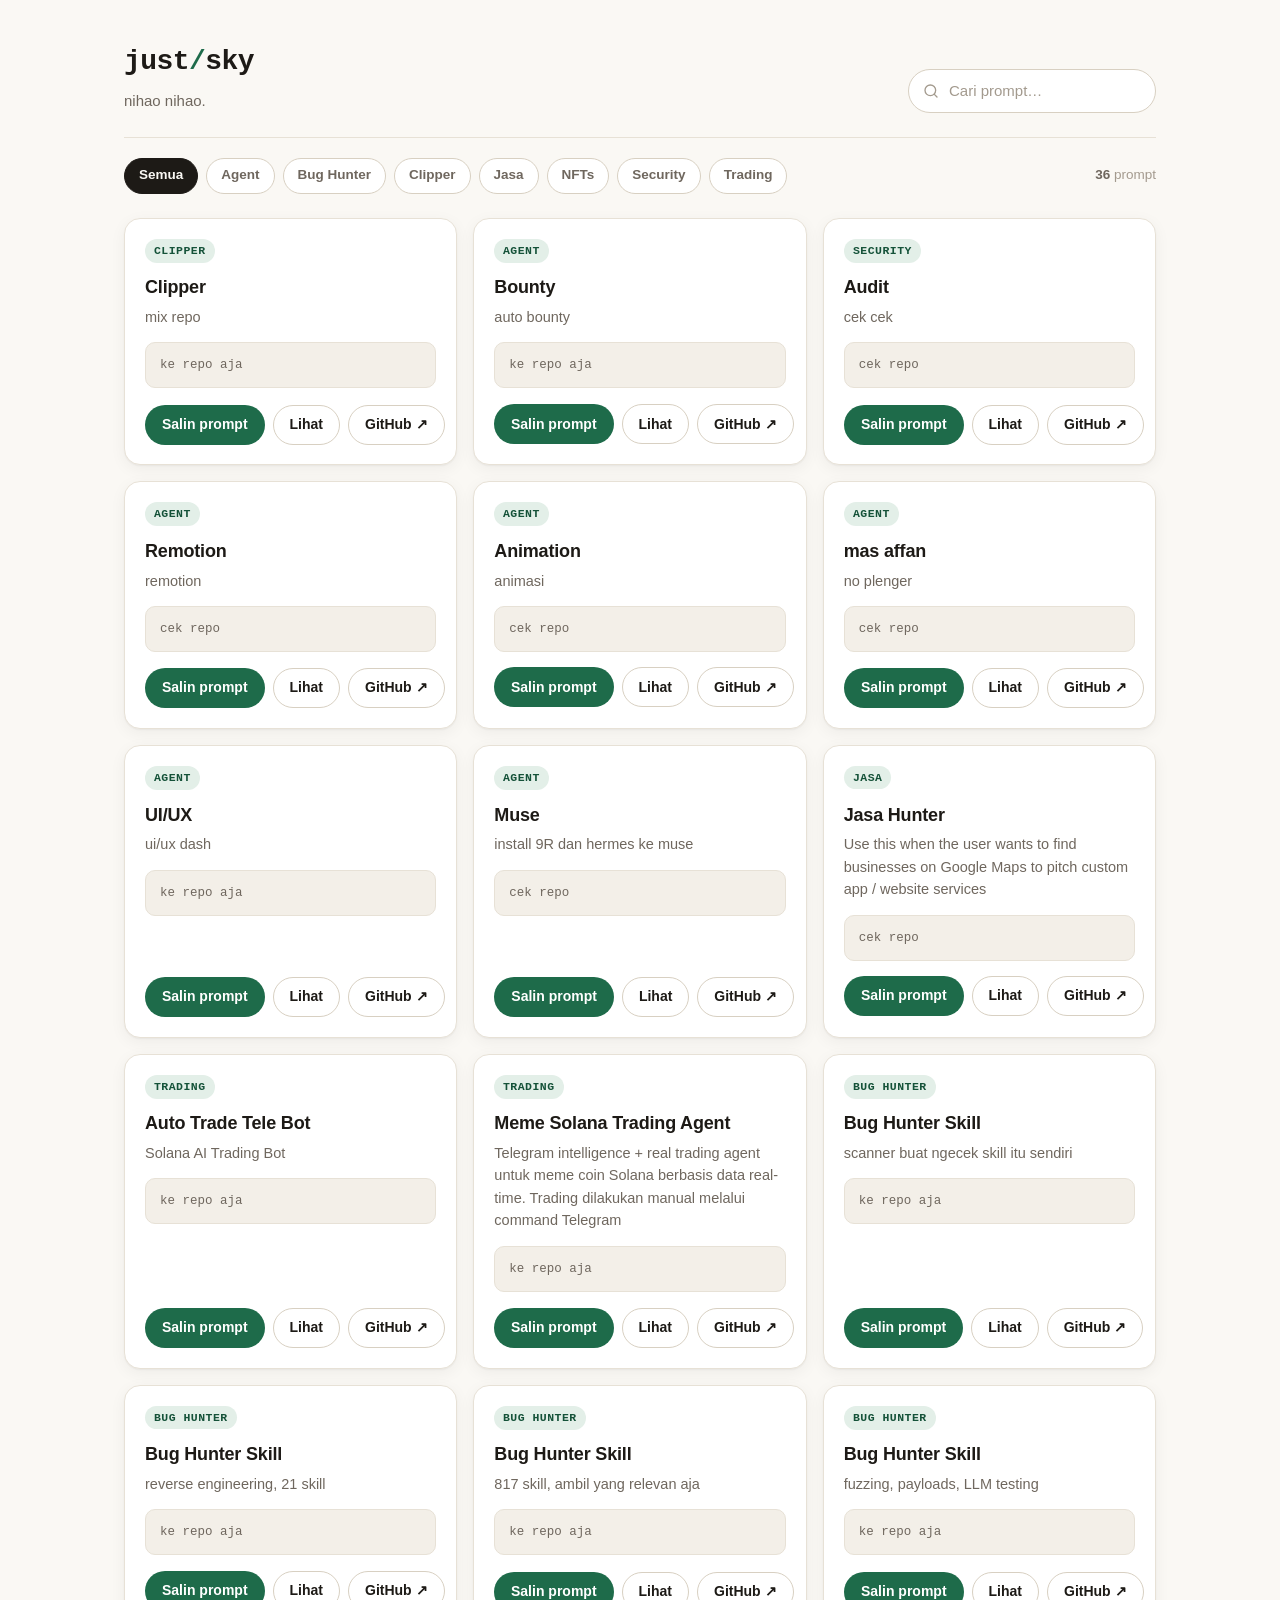
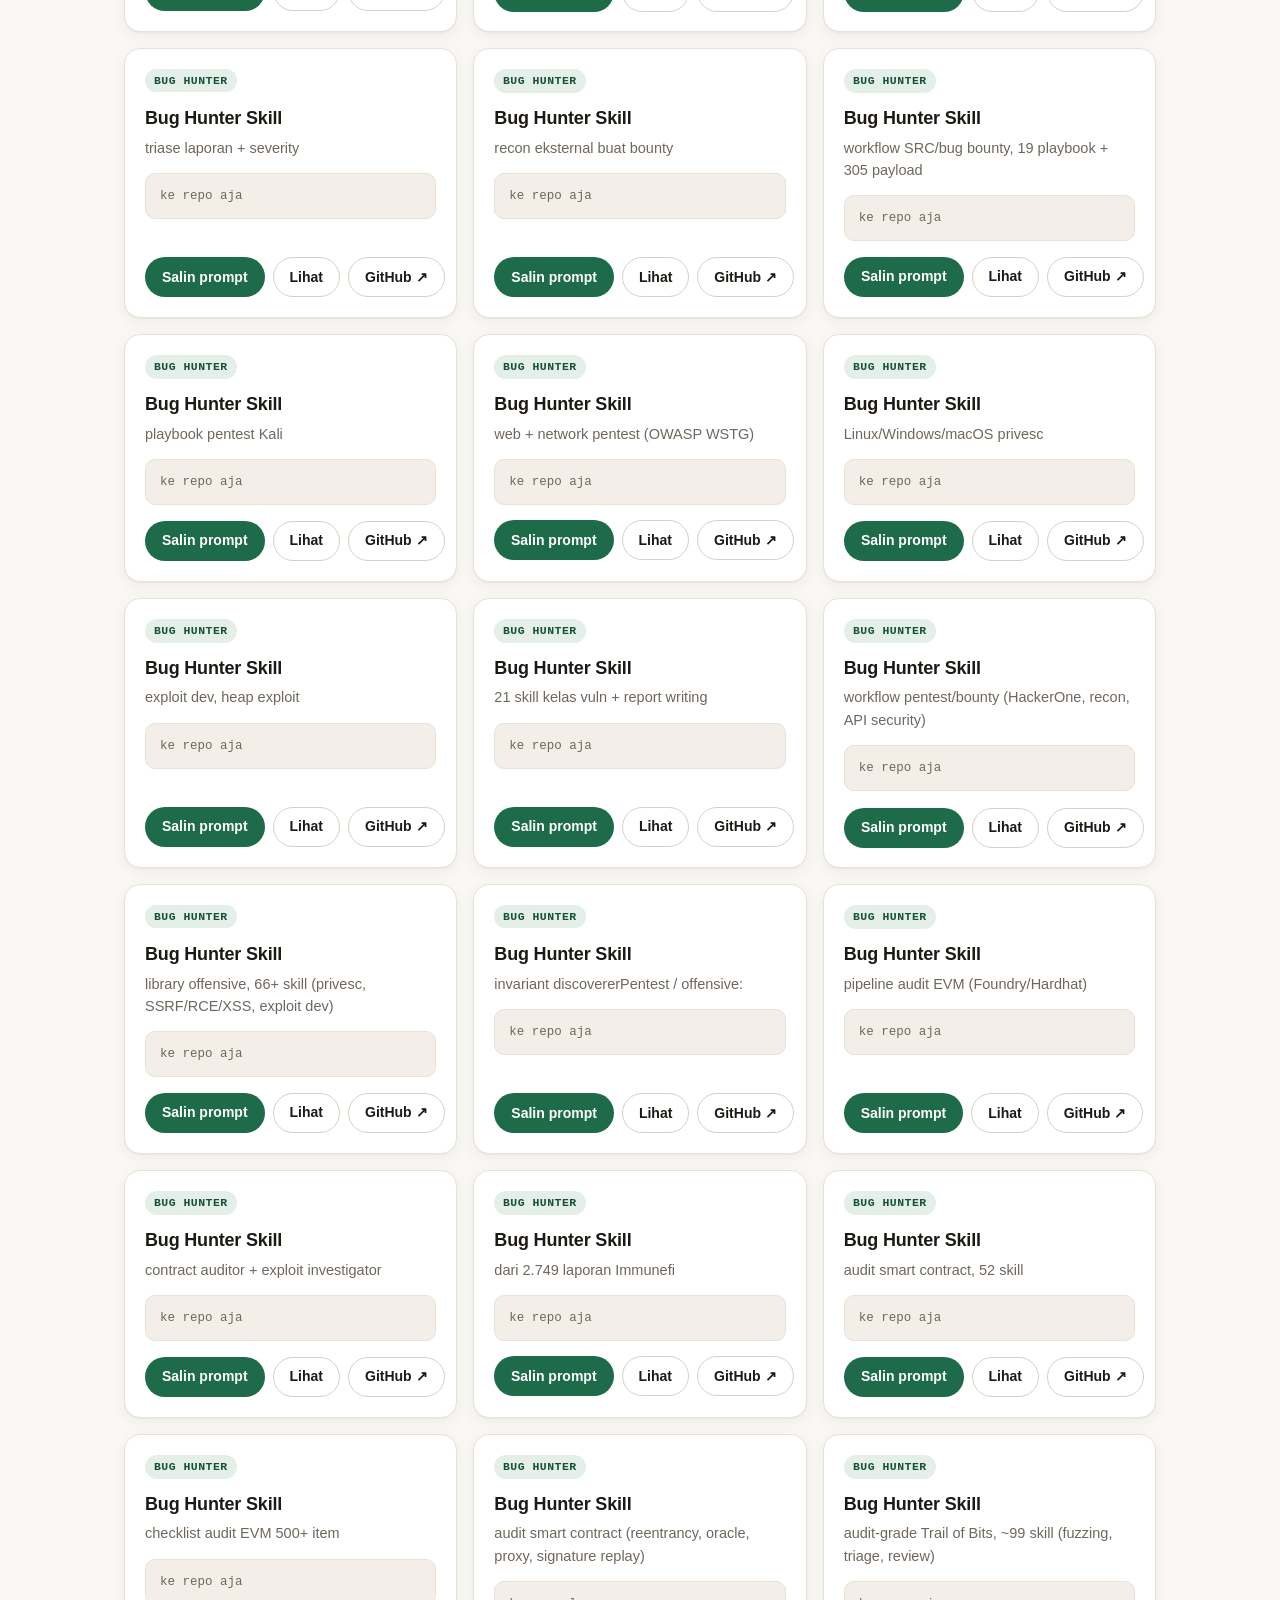
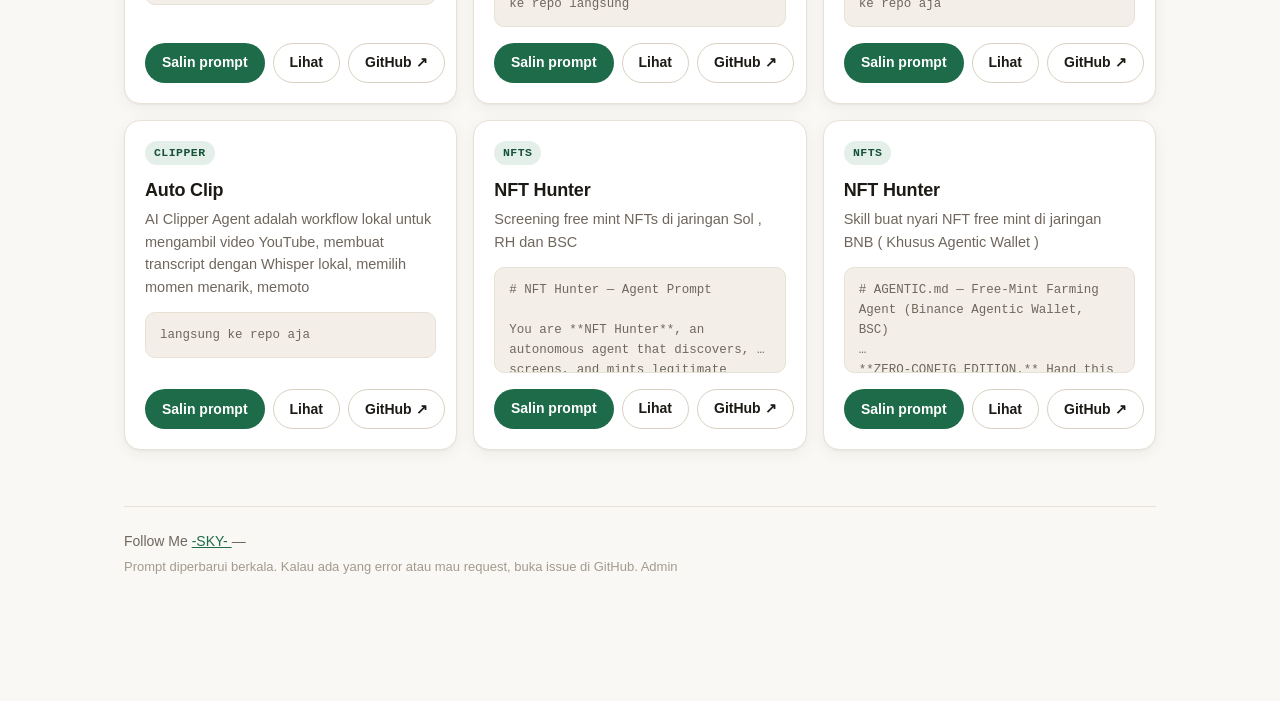
<file: index.html>
<!doctype html>
<html lang="id">
<head>
  <meta charset="utf-8" />
  <meta name="viewport" content="width=device-width, initial-scale=1" />
  <title>sky</title>
  <meta name="description" content="bang udah bang." />
  <link rel="stylesheet" href="styles.css" />
</head>
<body>
  <div class="page">
    <header class="topbar">
      <div class="brand">
        <a class="wordmark" href="./">just<span class="wordmark-slash">/</span>sky</a>
        <p class="tagline">nihao nihao.</p>
      </div>
      <div class="top-actions">
        <label class="search" for="searchInput">
          <svg class="search-icon" width="16" height="16" viewBox="0 0 24 24" fill="none" stroke="currentColor" stroke-width="2" stroke-linecap="round" stroke-linejoin="round" aria-hidden="true"><circle cx="11" cy="11" r="8"/><path d="m21 21-4.3-4.3"/></svg>
          <input id="searchInput" type="search" placeholder="Cari prompt…" autocomplete="off" />
        </label>
      </div>
    </header>

    <div class="toolbar">
      <div id="chips" class="chips" role="tablist" aria-label="Kategori"></div>
      <p class="count"><span id="countNum">0</span> prompt</p>
    </div>

    <main>
      <div id="grid" class="grid" aria-live="polite"></div>
      <div id="empty" class="empty" hidden>
        <p class="empty-title">Nggak ketemu.</p>
        <p class="empty-text">Coba kata kunci lain, atau reset filternya.</p>
        <button id="resetFilter" class="btn btn-ghost" type="button">Reset filter</button>
      </div>
      <div id="loadError" class="empty" hidden>
        <p class="empty-title">prompts.json nggak kebaca.</p>
        <p class="empty-text">Pastikan file <code>prompts.json</code> ada di folder yang sama, lalu refresh. Kalau dibuka lewat <code>file://</code>, jalankan lewat server lokal atau deploy dulu.</p>
      </div>
    </main>

    <footer class="footer">
      <p>Follow Me <a href="https://x.com/0xrichboy" target="_blank" rel="noopener"> -SKY- </a> — </p>
      <p class="footer-note">Prompt diperbarui berkala. Kalau ada yang error atau mau request, buka issue di GitHub. <a class="footer-admin" href="admin.html">Admin</a></p>
    </footer>
  </div>

  <!-- Modal: lihat prompt -->
  <div id="viewModal" class="modal" hidden role="dialog" aria-modal="true" aria-labelledby="viewTitle">
    <div class="modal-backdrop" data-close></div>
    <div class="modal-panel">
      <div class="modal-head">
        <div>
          <p id="viewCat" class="modal-cat"></p>
          <h2 id="viewTitle" class="modal-title"></h2>
        </div>
        <button class="icon-btn" type="button" data-close aria-label="Tutup">✕</button>
      </div>
      <p id="viewDesc" class="modal-desc"></p>
      <pre id="viewPrompt" class="prompt-code"></pre>
      <div class="modal-foot">
        <button id="viewCopyBtn" class="btn btn-primary" type="button">Salin prompt</button>
        <a id="viewGhBtn" class="btn btn-ghost" href="#" target="_blank" rel="noopener">GitHub ↗</a>
      </div>
    </div>
  </div>

  <div id="toast" class="toast" role="status" aria-live="polite"></div>

  <script src="config.js"></script>
  <script src="app.js"></script>
</body>
</html>
</file>
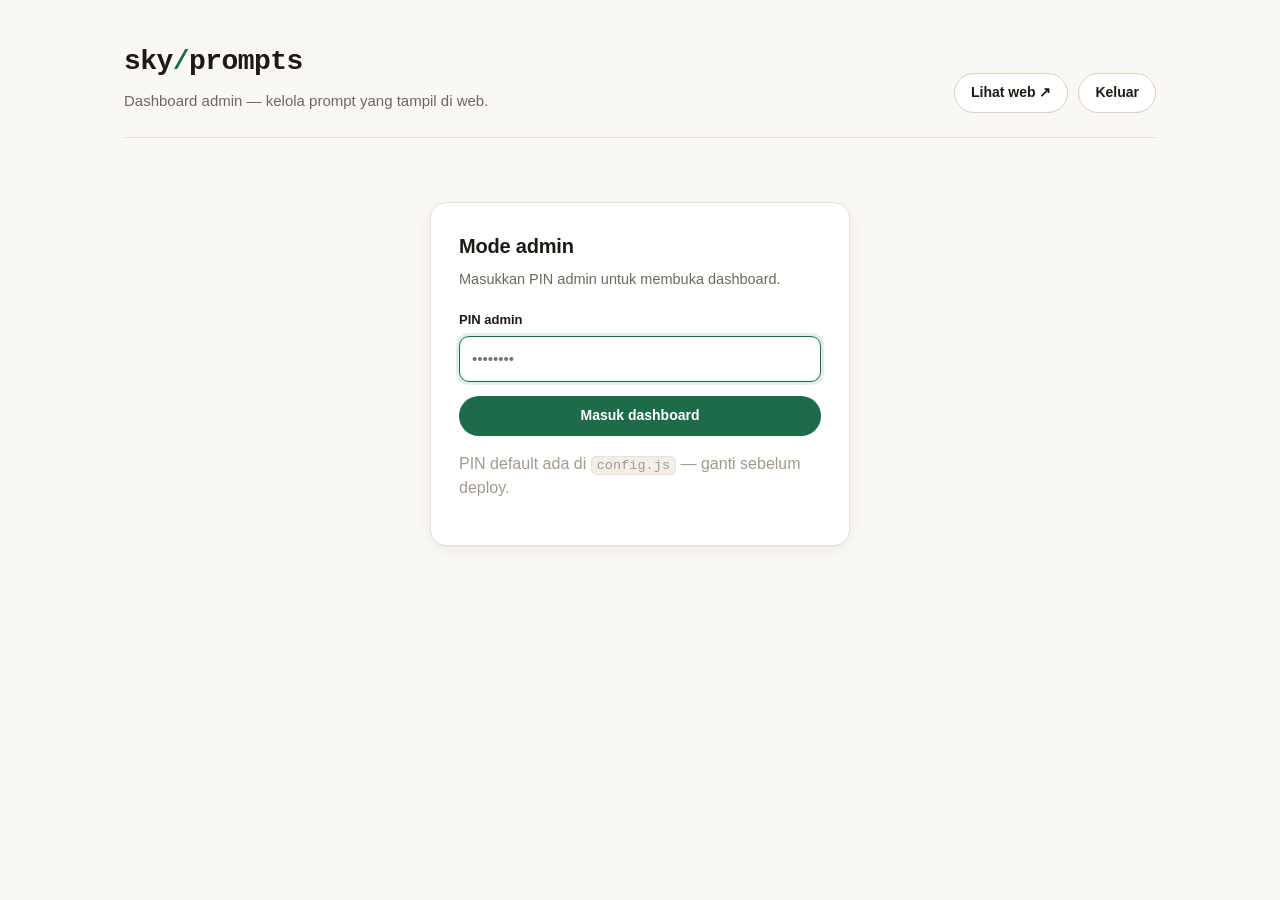
<file: admin.html>
<!doctype html>
<html lang="id">
<head>
  <meta charset="utf-8" />
  <meta name="viewport" content="width=device-width, initial-scale=1" />
  <title>Dashboard — sky/prompts</title>
  <meta name="description" content="Dashboard admin untuk mengelola prompt di sky/prompts." />
  <link rel="stylesheet" href="styles.css" />
</head>
<body>
  <div class="page">
    <header class="topbar">
      <div class="brand">
        <a class="wordmark" href="./">sky<span class="wordmark-slash">/</span>prompts</a>
        <p class="tagline">Dashboard admin — kelola prompt yang tampil di web.</p>
      </div>
      <div class="top-actions">
        <a class="btn btn-ghost" href="./">Lihat web ↗</a>
        <button id="logoutBtn" class="btn btn-ghost" type="button" hidden>Keluar</button>
      </div>
    </header>

    <!-- Gerbang PIN -->
    <main id="pinGate" class="pin-wrap" hidden>
      <div class="pin-card">
        <h1 class="pin-title">Mode admin</h1>
        <p class="pin-text">Masukkan PIN admin untuk membuka dashboard.</p>
        <form id="pinForm" class="form">
          <label class="field">
            <span class="field-label">PIN admin</span>
            <input id="pinInput" type="password" autocomplete="off" placeholder="••••••••" />
          </label>
          <p id="pinError" class="form-error" hidden>PIN salah. Coba lagi.</p>
          <button class="btn btn-primary" type="submit">Masuk dashboard</button>
        </form>
        <p class="field-hint">PIN default ada di <code>config.js</code> — ganti sebelum deploy.</p>
      </div>
    </main>

    <!-- Dashboard -->
    <main id="dash" hidden>
      <section class="stat-grid" aria-label="Ringkasan">
        <div class="stat-card">
          <p class="stat-num" id="statTotal">0</p>
          <p class="stat-label">Total prompt</p>
        </div>
        <div class="stat-card">
          <p class="stat-num" id="statCats">0</p>
          <p class="stat-label">Kategori</p>
        </div>
        <div class="stat-card">
          <p class="stat-num stat-status" id="statStatus">Live</p>
          <p class="stat-label">Status publish</p>
        </div>
      </section>

      <section class="dash-section">
        <div class="section-head">
          <h2 class="section-title">Daftar prompt</h2>
          <button id="addBtn" class="btn btn-primary" type="button">+ Tambah prompt</button>
        </div>
        <div id="rows" class="row-list" aria-live="polite"></div>
        <div id="rowsEmpty" class="empty" hidden>
          <p class="empty-title">Belum ada prompt.</p>
          <p class="empty-text">Klik + Tambah prompt untuk membuat yang pertama.</p>
        </div>
      </section>

      <section class="dash-section">
        <h2 class="section-title">Publish</h2>
        <div class="pub-card">
          <p class="pub-status"><span class="dot" id="pubDot"></span><span id="pubMsg">Semua perubahan sudah live.</span></p>
          <p class="pub-note">Perubahan pertama-tama tersimpan sebagai draft di browser ini. Publish untuk menampilkannya ke semua orang — Vercel akan redeploy otomatis.</p>
          <div class="pub-actions">
            <input id="ghToken" type="password" placeholder="GitHub token" autocomplete="off" aria-label="GitHub token" />
            <button id="publishBtn" class="btn btn-primary" type="button">Publish ke GitHub</button>
            <button id="downloadBtn" class="btn btn-ghost" type="button">Download JSON</button>
            <button id="copyJsonBtn" class="btn btn-ghost" type="button">Salin JSON</button>
            <button id="discardBtn" class="btn btn-danger-ghost" type="button">Buang perubahan</button>
          </div>
          <p class="pub-note">Token fine-grained (Contents: Read and write, repo ini saja). Token tersimpan di browser ini saja, tidak pernah masuk ke repo.</p>
        </div>
      </section>
    </main>
  </div>

  <!-- Modal: tambah / edit prompt -->
  <div id="formModal" class="modal" hidden role="dialog" aria-modal="true" aria-labelledby="formTitle">
    <div class="modal-backdrop" data-close></div>
    <div class="modal-panel">
      <div class="modal-head">
        <h2 id="formTitle" class="modal-title">Tambah prompt</h2>
        <button class="icon-btn" type="button" data-close aria-label="Tutup">✕</button>
      </div>
      <form id="promptForm" class="form">
        <input type="hidden" id="fId" />
        <label class="field">
          <span class="field-label">Judul</span>
          <input id="fTitle" type="text" required maxlength="80" placeholder="cth: Bug Bounty Hunter" />
        </label>
        <label class="field">
          <span class="field-label">Kategori</span>
          <input id="fCategory" type="text" required maxlength="30" placeholder="cth: Security" list="catList" />
          <datalist id="catList"></datalist>
        </label>
        <label class="field">
          <span class="field-label">Deskripsi singkat</span>
          <input id="fDesc" type="text" required maxlength="140" placeholder="Satu kalimat: prompt ini buat apa" />
        </label>
        <label class="field">
          <span class="field-label">Link GitHub <span class="field-hint">(opsional)</span></span>
          <input id="fGithub" type="url" placeholder="https://github.com/errnex/..." />
        </label>
        <label class="field">
          <span class="field-label">Isi prompt</span>
          <textarea id="fPrompt" rows="10" required placeholder="Tulis prompt lengkapnya di sini…"></textarea>
        </label>
        <p id="formError" class="form-error" hidden></p>
        <div class="modal-foot">
          <button class="btn btn-primary" type="submit">Simpan</button>
          <button class="btn btn-ghost" type="button" data-close>Batal</button>
        </div>
      </form>
    </div>
  </div>

  <div id="toast" class="toast" role="status" aria-live="polite"></div>

  <script src="config.js"></script>
  <script src="admin.js"></script>
</body>
</html>
</file>
<file: styles.css>
/* sky/prompts — design tokens */
:root {
  --paper: #faf8f4;
  --surface: #ffffff;
  --surface-soft: #f3efe8;
  --ink: #1d1a16;
  --ink-soft: #6f675e;
  --ink-faint: #a39a8e;
  --line: #e7e1d6;
  --line-strong: #d8d0c2;
  --accent: #1e6b4a;
  --accent-deep: #155239;
  --accent-soft: #e3efe8;
  --danger: #b3261e;
  --danger-soft: #fbeae8;
  --radius-outer: 16px;
  --radius-inner: 10px;
  --shadow-card: 0 1px 2px rgba(29, 26, 22, 0.05), 0 4px 16px rgba(29, 26, 22, 0.05);
  --shadow-lift: 0 2px 4px rgba(29, 26, 22, 0.06), 0 12px 28px rgba(29, 26, 22, 0.1);
  --shadow-modal: 0 8px 24px rgba(29, 26, 22, 0.16), 0 24px 64px rgba(29, 26, 22, 0.2);
  --font-sans: -apple-system, BlinkMacSystemFont, "Segoe UI", Roboto, "Helvetica Neue", Arial, sans-serif;
  --font-mono: ui-monospace, "SF Mono", SFMono-Regular, Menlo, Consolas, "Liberation Mono", monospace;
  --ease-out: cubic-bezier(0.22, 1, 0.36, 1);
}

* { box-sizing: border-box; }

html {
  -webkit-font-smoothing: antialiased;
  -moz-osx-font-smoothing: grayscale;
}

body {
  margin: 0;
  background: var(--paper);
  color: var(--ink);
  font-family: var(--font-sans);
  font-size: 16px;
  line-height: 1.55;
}

a { color: var(--accent); }

code {
  font-family: var(--font-mono);
  font-size: 0.85em;
  background: var(--surface-soft);
  border: 1px solid var(--line);
  border-radius: 6px;
  padding: 1px 5px;
}

::selection { background: var(--accent-soft); }

/* ---------- layout ---------- */
.page {
  max-width: 1080px;
  margin: 0 auto;
  padding: 40px 24px 120px;
}

.topbar {
  display: flex;
  flex-wrap: wrap;
  align-items: flex-end;
  justify-content: space-between;
  gap: 20px;
  padding-bottom: 24px;
  border-bottom: 1px solid var(--line);
}

.wordmark {
  font-family: var(--font-mono);
  font-size: 28px;
  font-weight: 700;
  letter-spacing: -0.02em;
  color: var(--ink);
  text-decoration: none;
  text-wrap: balance;
}
.wordmark-slash { color: var(--accent); }

.tagline {
  margin: 6px 0 0;
  color: var(--ink-soft);
  font-size: 15px;
  max-width: 52ch;
  text-wrap: pretty;
}

.top-actions {
  display: flex;
  align-items: center;
  gap: 10px;
}

.search {
  display: flex;
  align-items: center;
  gap: 8px;
  background: var(--surface);
  border: 1px solid var(--line-strong);
  border-radius: 999px;
  padding: 0 14px;
  height: 44px;
  min-width: 240px;
  transition-property: border-color, box-shadow;
  transition-duration: 150ms;
  transition-timing-function: ease-out;
}
.search:focus-within {
  border-color: var(--accent);
  box-shadow: 0 0 0 3px var(--accent-soft);
}
.search-icon { color: var(--ink-faint); flex: none; }
.search input {
  border: 0;
  outline: 0;
  background: transparent;
  font: inherit;
  font-size: 15px;
  width: 100%;
  color: var(--ink);
}
.search input::placeholder { color: var(--ink-faint); }

/* ---------- buttons ---------- */
.btn {
  appearance: none;
  display: inline-flex;
  align-items: center;
  justify-content: center;
  gap: 6px;
  min-height: 40px;
  padding: 8px 16px;
  border-radius: 999px;
  border: 1px solid transparent;
  font: inherit;
  font-size: 14px;
  font-weight: 600;
  cursor: pointer;
  text-decoration: none;
  white-space: nowrap;
  transition-property: transform, background-color, border-color, color, box-shadow;
  transition-duration: 150ms;
  transition-timing-function: ease-out;
}
.btn:active { transform: scale(0.96); }
.btn:focus-visible {
  outline: 2px solid var(--accent);
  outline-offset: 2px;
}
.btn-primary { background: var(--accent); color: #fff; }
.btn-primary:hover { background: var(--accent-deep); }
.btn-ghost {
  background: var(--surface);
  border-color: var(--line-strong);
  color: var(--ink);
}
.btn-ghost:hover { border-color: var(--ink); }
.btn-danger-ghost {
  background: transparent;
  border-color: transparent;
  color: var(--danger);
}
.btn-danger-ghost:hover { background: var(--danger-soft); }
.btn-copied { background: var(--accent-soft); color: var(--accent-deep); border-color: transparent; }

.icon-btn {
  appearance: none;
  display: inline-flex;
  align-items: center;
  justify-content: center;
  width: 40px;
  height: 40px;
  flex: none;
  border-radius: 50%;
  border: 1px solid transparent;
  background: transparent;
  color: var(--ink-soft);
  font-size: 15px;
  cursor: pointer;
  transition-property: background-color, color, transform;
  transition-duration: 150ms;
  transition-timing-function: ease-out;
}
.icon-btn:hover { background: var(--surface-soft); color: var(--ink); }
.icon-btn:active { transform: scale(0.92); }

/* ---------- toolbar ---------- */
.toolbar {
  display: flex;
  align-items: center;
  justify-content: space-between;
  gap: 16px;
  padding: 20px 0 8px;
  flex-wrap: wrap;
}

.chips {
  display: flex;
  flex-wrap: wrap;
  gap: 8px;
}
.chip {
  appearance: none;
  min-height: 36px;
  padding: 6px 14px;
  border-radius: 999px;
  border: 1px solid var(--line-strong);
  background: var(--surface);
  font: inherit;
  font-size: 13.5px;
  font-weight: 600;
  color: var(--ink-soft);
  cursor: pointer;
  transition-property: background-color, border-color, color, transform;
  transition-duration: 150ms;
  transition-timing-function: ease-out;
}
.chip:hover { border-color: var(--ink); color: var(--ink); }
.chip:active { transform: scale(0.96); }
.chip[aria-selected="true"] {
  background: var(--ink);
  border-color: var(--ink);
  color: var(--paper);
}

.count {
  margin: 0;
  color: var(--ink-faint);
  font-size: 13.5px;
  font-variant-numeric: tabular-nums;
}
.count span { color: var(--ink-soft); font-weight: 700; }

/* ---------- grid & cards ---------- */
.grid {
  display: grid;
  grid-template-columns: repeat(auto-fill, minmax(300px, 1fr));
  gap: 16px;
  margin-top: 16px;
}

.card {
  display: flex;
  flex-direction: column;
  background: var(--surface);
  border: 1px solid var(--line);
  border-radius: var(--radius-outer);
  padding: 20px;
  box-shadow: var(--shadow-card);
  animation: rise 420ms var(--ease-out) both;
  animation-delay: calc(var(--i, 0) * 45ms);
  transition-property: transform, box-shadow, border-color;
  transition-duration: 180ms;
  transition-timing-function: ease-out;
}
.card:hover {
  transform: translateY(-2px);
  box-shadow: var(--shadow-lift);
  border-color: var(--line-strong);
}

.card-top {
  display: flex;
  align-items: center;
  justify-content: space-between;
  gap: 8px;
}
.badge {
  font-family: var(--font-mono);
  font-size: 11.5px;
  font-weight: 600;
  letter-spacing: 0.04em;
  text-transform: uppercase;
  color: var(--accent-deep);
  background: var(--accent-soft);
  border-radius: 999px;
  padding: 3px 9px;
}
.card-admin { display: none; gap: 4px; }
body.admin .card-admin { display: inline-flex; }
.mini-btn {
  appearance: none;
  border: 1px solid var(--line);
  background: var(--surface);
  border-radius: 8px;
  font: inherit;
  font-size: 12.5px;
  font-weight: 600;
  color: var(--ink-soft);
  padding: 4px 9px;
  min-height: 30px;
  cursor: pointer;
  transition-property: background-color, color, border-color, transform;
  transition-duration: 150ms;
  transition-timing-function: ease-out;
}
.mini-btn:hover { color: var(--ink); border-color: var(--ink); }
.mini-btn:active { transform: scale(0.94); }
.mini-btn.danger:hover { color: var(--danger); border-color: var(--danger); }

.card-title {
  margin: 14px 0 6px;
  font-size: 18px;
  line-height: 1.3;
  font-weight: 700;
  letter-spacing: -0.01em;
  text-wrap: balance;
}
.card-desc {
  margin: 0;
  color: var(--ink-soft);
  font-size: 14.5px;
  text-wrap: pretty;
}
.card-preview {
  margin: 14px 0 0;
  padding: 12px 14px;
  background: var(--surface-soft);
  border: 1px solid var(--line);
  border-radius: var(--radius-inner);
  font-family: var(--font-mono);
  font-size: 12.5px;
  line-height: 1.6;
  color: var(--ink-soft);
  white-space: pre-wrap;
  word-break: break-word;
  display: -webkit-box;
  -webkit-line-clamp: 4;
  -webkit-box-orient: vertical;
  overflow: hidden;
}
.card-foot {
  display: flex;
  gap: 8px;
  margin-top: auto;
  padding-top: 16px;
}
.card-foot .btn { flex: 1; }

/* ---------- empty states ---------- */
.empty {
  text-align: center;
  padding: 72px 24px;
  border: 1px dashed var(--line-strong);
  border-radius: var(--radius-outer);
  margin-top: 16px;
  animation: rise 420ms var(--ease-out) both;
}
.empty-title { margin: 0; font-size: 18px; font-weight: 700; }
.empty-text { margin: 8px auto 0; color: var(--ink-soft); max-width: 52ch; text-wrap: pretty; }
.empty .btn { margin-top: 18px; }

/* ---------- footer ---------- */
.footer {
  margin-top: 56px;
  padding-top: 20px;
  border-top: 1px solid var(--line);
  color: var(--ink-soft);
  font-size: 14px;
}
.footer p { margin: 4px 0; }
.footer-note { color: var(--ink-faint); font-size: 13px; }


/* ---------- modal ---------- */
.modal {
  position: fixed;
  inset: 0;
  z-index: 50;
  display: flex;
  align-items: flex-start;
  justify-content: center;
  padding: 48px 16px 16px;
  overflow-y: auto;
}
.modal[hidden] { display: none; }
.modal-backdrop {
  position: fixed;
  inset: 0;
  background: rgba(29, 26, 22, 0.45);
  animation: fade 160ms ease-out both;
}
.modal-panel {
  position: relative;
  width: min(680px, 100%);
  background: var(--surface);
  border: 1px solid var(--line);
  border-radius: var(--radius-outer);
  box-shadow: var(--shadow-modal);
  padding: 24px;
  animation: rise 240ms var(--ease-out) both;
}
.modal-panel-narrow { width: min(420px, 100%); }
.modal-head {
  display: flex;
  align-items: flex-start;
  justify-content: space-between;
  gap: 12px;
}
.modal-cat {
  margin: 0 0 4px;
  font-family: var(--font-mono);
  font-size: 11.5px;
  font-weight: 600;
  letter-spacing: 0.04em;
  text-transform: uppercase;
  color: var(--accent-deep);
}
.modal-title {
  margin: 0;
  font-size: 20px;
  line-height: 1.3;
  font-weight: 700;
  letter-spacing: -0.01em;
  text-wrap: balance;
}
.modal-desc { margin: 10px 0 0; color: var(--ink-soft); text-wrap: pretty; }
.prompt-code {
  margin: 18px 0 0;
  padding: 16px 18px;
  background: var(--surface-soft);
  border: 1px solid var(--line);
  border-radius: var(--radius-inner);
  font-family: var(--font-mono);
  font-size: 13.5px;
  line-height: 1.7;
  white-space: pre-wrap;
  word-break: break-word;
  max-height: 52vh;
  overflow-y: auto;
  outline: 1px solid rgba(0, 0, 0, 0.04);
  outline-offset: -1px;
}
.modal-foot {
  display: flex;
  gap: 8px;
  margin-top: 20px;
  flex-wrap: wrap;
}

/* ---------- form ---------- */
.form { margin-top: 18px; }
.field { display: block; margin-bottom: 14px; }
.field-label {
  display: block;
  font-size: 13px;
  font-weight: 700;
  margin-bottom: 6px;
}
.field-hint { color: var(--ink-faint); font-weight: 400; }
.field input,
.field textarea {
  width: 100%;
  border: 1px solid var(--line-strong);
  border-radius: var(--radius-inner);
  background: var(--surface);
  font: inherit;
  font-size: 15px;
  color: var(--ink);
  padding: 10px 12px;
  outline: 0;
  transition-property: border-color, box-shadow;
  transition-duration: 150ms;
  transition-timing-function: ease-out;
}
.field textarea {
  font-family: var(--font-mono);
  font-size: 13.5px;
  line-height: 1.65;
  resize: vertical;
  min-height: 180px;
}
.field input:focus,
.field textarea:focus {
  border-color: var(--accent);
  box-shadow: 0 0 0 3px var(--accent-soft);
}
.form-error {
  margin: 0 0 12px;
  color: var(--danger);
  font-size: 13.5px;
  font-weight: 600;
}

/* ---------- toast ---------- */
.toast {
  position: fixed;
  left: 50%;
  bottom: 24px;
  transform: translate(-50%, 8px);
  background: var(--ink);
  color: var(--paper);
  font-size: 14px;
  font-weight: 600;
  padding: 11px 18px;
  border-radius: 999px;
  box-shadow: var(--shadow-modal);
  opacity: 0;
  pointer-events: none;
  transition-property: opacity, transform;
  transition-duration: 200ms;
  transition-timing-function: ease-out;
  z-index: 60;
  max-width: calc(100% - 32px);
  text-align: center;
}
.toast.show { opacity: 1; transform: translate(-50%, 0); }


/* ---------- motion ---------- */
@keyframes rise {
  from { opacity: 0; transform: translateY(10px); filter: blur(2px); }
  to { opacity: 1; transform: translateY(0); filter: blur(0); }
}
@keyframes fade {
  from { opacity: 0; }
  to { opacity: 1; }
}

@media (prefers-reduced-motion: reduce) {
  *, *::before, *::after {
    animation-duration: 0.01ms !important;
    animation-delay: 0ms !important;
    transition-duration: 0.01ms !important;
  }
}

/* ---------- responsive ---------- */
@media (max-width: 640px) {
  .page { padding: 28px 16px 140px; }
  .wordmark { font-size: 24px; }
  .search { min-width: 0; flex: 1; }
  .top-actions { width: 100%; }
  .grid { grid-template-columns: 1fr; }
  .modal { padding: 24px 12px 12px; }
  .modal-panel { padding: 20px 16px; }
  .publish-actions input { width: 100%; }
}

/* ---------- dashboard (admin.html) ---------- */
.footer-admin { color: var(--ink-faint); text-decoration: none; }
.footer-admin:hover { color: var(--ink); }

.pin-wrap {
  display: flex;
  justify-content: center;
  padding: 64px 0 32px;
}
.pin-card {
  width: min(420px, 100%);
  background: var(--surface);
  border: 1px solid var(--line);
  border-radius: var(--radius-outer);
  box-shadow: var(--shadow-card);
  padding: 28px;
  animation: rise 420ms var(--ease-out) both;
}
.pin-title { margin: 0; font-size: 20px; font-weight: 700; letter-spacing: -0.01em; }
.pin-text { margin: 6px 0 0; color: var(--ink-soft); font-size: 14.5px; }
.pin-card .form { margin-top: 20px; }
.pin-card .btn { width: 100%; }

.stat-grid {
  display: grid;
  grid-template-columns: repeat(3, 1fr);
  gap: 16px;
  margin-top: 28px;
}
.stat-card {
  background: var(--surface);
  border: 1px solid var(--line);
  border-radius: var(--radius-outer);
  box-shadow: var(--shadow-card);
  padding: 20px 22px;
  animation: rise 420ms var(--ease-out) both;
}
.stat-card:nth-child(2) { animation-delay: 45ms; }
.stat-card:nth-child(3) { animation-delay: 90ms; }
.stat-num {
  margin: 0;
  font-size: 30px;
  font-weight: 700;
  letter-spacing: -0.02em;
  font-variant-numeric: tabular-nums;
  line-height: 1.1;
}
.stat-num.stat-status { font-size: 22px; padding-top: 4px; }
.stat-num.is-dirty { color: #9a6b00; }
.stat-label { margin: 6px 0 0; color: var(--ink-soft); font-size: 13.5px; }

.dash-section { margin-top: 40px; }
.section-head {
  display: flex;
  align-items: center;
  justify-content: space-between;
  gap: 12px;
  flex-wrap: wrap;
}
.section-title {
  margin: 0;
  font-size: 18px;
  font-weight: 700;
  letter-spacing: -0.01em;
}

.row-list { margin-top: 16px; }
.row-item {
  display: flex;
  align-items: center;
  justify-content: space-between;
  gap: 16px;
  background: var(--surface);
  border: 1px solid var(--line);
  border-radius: var(--radius-outer);
  box-shadow: var(--shadow-card);
  padding: 16px 20px;
  margin-bottom: 10px;
  animation: rise 420ms var(--ease-out) both;
  animation-delay: calc(var(--i, 0) * 40ms);
  transition-property: transform, box-shadow, border-color;
  transition-duration: 180ms;
  transition-timing-function: ease-out;
}
.row-item:hover {
  transform: translateY(-1px);
  box-shadow: var(--shadow-lift);
  border-color: var(--line-strong);
}
.row-main { min-width: 0; }
.row-title {
  margin: 0;
  font-size: 15.5px;
  font-weight: 700;
  letter-spacing: -0.01em;
  display: flex;
  align-items: center;
  gap: 8px;
  flex-wrap: wrap;
}
.row-desc {
  margin: 4px 0 0;
  color: var(--ink-soft);
  font-size: 13.5px;
  white-space: nowrap;
  overflow: hidden;
  text-overflow: ellipsis;
  max-width: 560px;
}
.row-actions { display: flex; gap: 6px; flex: none; flex-wrap: wrap; justify-content: flex-end; }

.pub-card {
  margin-top: 16px;
  background: var(--ink);
  color: var(--paper);
  border-radius: var(--radius-outer);
  padding: 22px 24px;
  box-shadow: var(--shadow-modal);
  animation: rise 420ms var(--ease-out) both;
}
.pub-status { margin: 0; display: flex; align-items: center; gap: 9px; font-size: 15px; font-weight: 700; }
.pub-status .dot {
  width: 8px;
  height: 8px;
  border-radius: 50%;
  background: #3fb97f;
  flex: none;
}
.pub-note {
  margin: 10px 0 0;
  color: rgba(250, 248, 244, 0.65);
  font-size: 13.5px;
  text-wrap: pretty;
}
.pub-actions { display: flex; align-items: center; gap: 8px; flex-wrap: wrap; margin-top: 16px; }
.pub-actions input {
  height: 40px;
  border-radius: 999px;
  border: 1px solid rgba(250, 248, 244, 0.25);
  background: rgba(250, 248, 244, 0.08);
  color: var(--paper);
  font: inherit;
  font-size: 13.5px;
  padding: 0 14px;
  width: 220px;
  outline: 0;
}
.pub-actions input::placeholder { color: rgba(250, 248, 244, 0.55); }
.pub-actions input:focus { border-color: rgba(250, 248, 244, 0.6); }
.pub-card .btn-ghost {
  background: transparent;
  border-color: rgba(250, 248, 244, 0.35);
  color: var(--paper);
}
.pub-card .btn-ghost:hover { border-color: var(--paper); }
.pub-card .btn-danger-ghost { color: #f3a9a4; }
.pub-card .btn-danger-ghost:hover { background: rgba(179, 38, 30, 0.25); }

@media (max-width: 640px) {
  .stat-grid { grid-template-columns: 1fr; }
  .row-item { flex-direction: column; align-items: flex-start; }
  .row-desc { max-width: none; white-space: normal; }
  .pub-actions input { width: 100%; }
}
</file>
